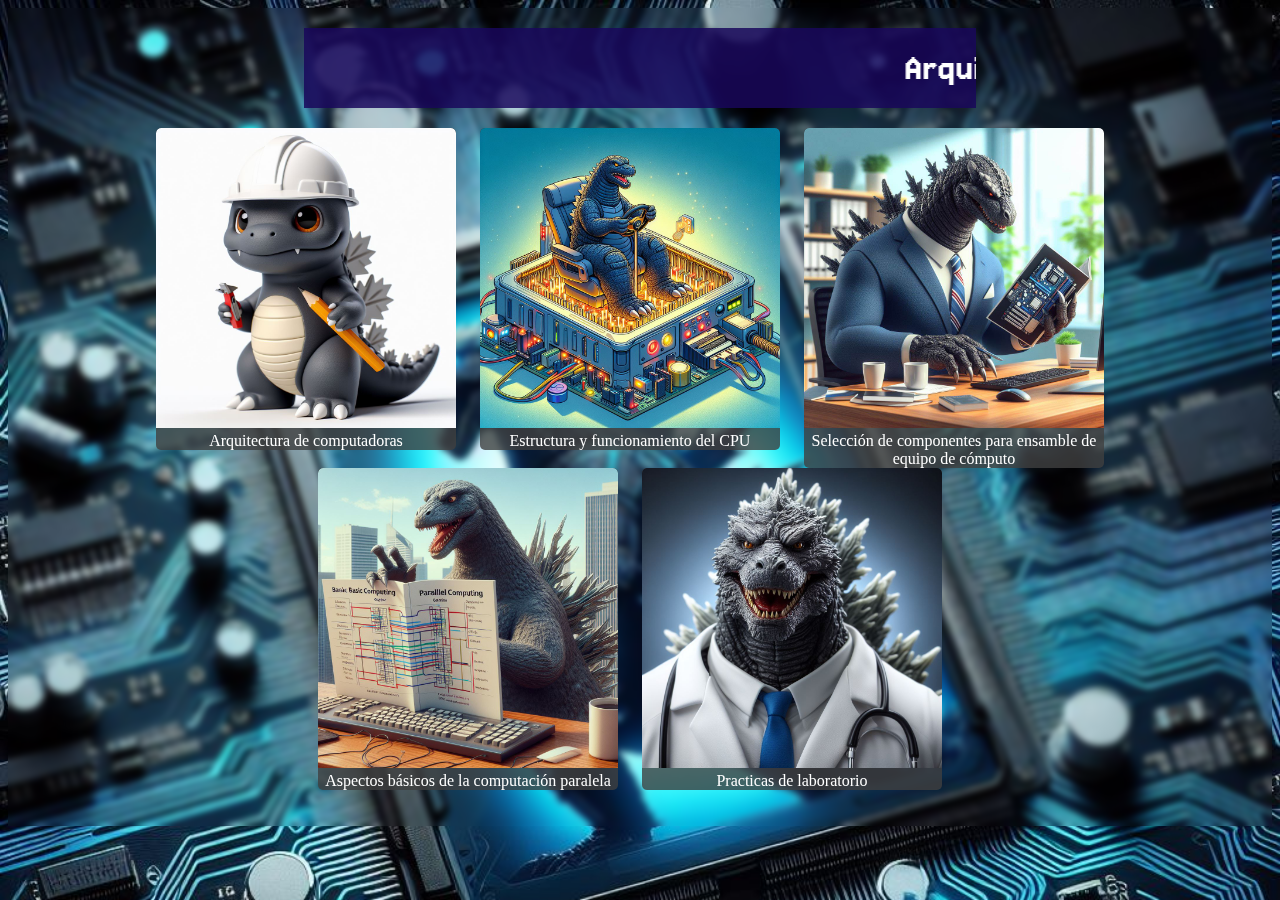
<file: index.html>
<!DOCTYPE html>
<html lang="es">

<head>
    <meta charset="UTF-8">
    <meta name="viewport" content="width=device-width, initial-scale=1.0">
    <link rel="preconnect" href="https://fonts.googleapis.com">
    <link rel="preconnect" href="https://fonts.gstatic.com" crossorigin>
    <link
        href="https://fonts.googleapis.com/css2?family=Concert+One&family=Jersey+15&family=Oswald:wght@200..700&family=Oxygen:wght@300;400;700&display=swap"
        rel="stylesheet">
    <link rel="stylesheet" href="css/stylesMenu.css">
    <title>Arquitectura de Computadoras</title>
    <style>

    </style>
</head>

<body>

    <header>
        <marquee>Arquitectura de computadoras</marquee>
        <nav>
            <ul>
                <li>

                    <a href="index/Unidad1.html"> <img src="Imagenes/689a9efb-8f7c-4e8c-80c1-d8295d1f88e2.jpg"
                            alt="Imagen 1">
                        Arquitectura de computadoras</a>
                </li>
                <li>

                    <a href="index/Unidad2.html"> <img src="Imagenes/3e99999c-f4a9-4d43-a9de-dc0d70caaa08.jpg"
                            alt="Imagen 2">Estructura y funcionamiento del CPU</a>
                </li>
                <li>

                    <a href="index/IndexU3.html"> <img src="Imagenes/8bcd64c6-10e1-464c-b0c5-bbd50c73fae7.jpg"
                            alt="Imagen 3">
                        Selección de componentes para ensamble de equipo de cómputo</a>
                </li>
                <li>

                    <a href="index/indexU4.html"> <img src="Imagenes/ab274f8c-2d5a-4030-a11c-3ab50133c24a.jpg"
                            alt="Imagen 4">Aspectos básicos de la computación paralela</a>
                </li>
                <li>

                    <a href="index/Practicas.html"> <img src="Imagenes/bf6f22fd-761c-4bf5-8243-dfc920f54d49.jpg"
                            alt="Imagen 5">Practicas de laboratorio</a>
                </li>
            </ul>
        </nav>
    </header>

</body>

</html>
</file>
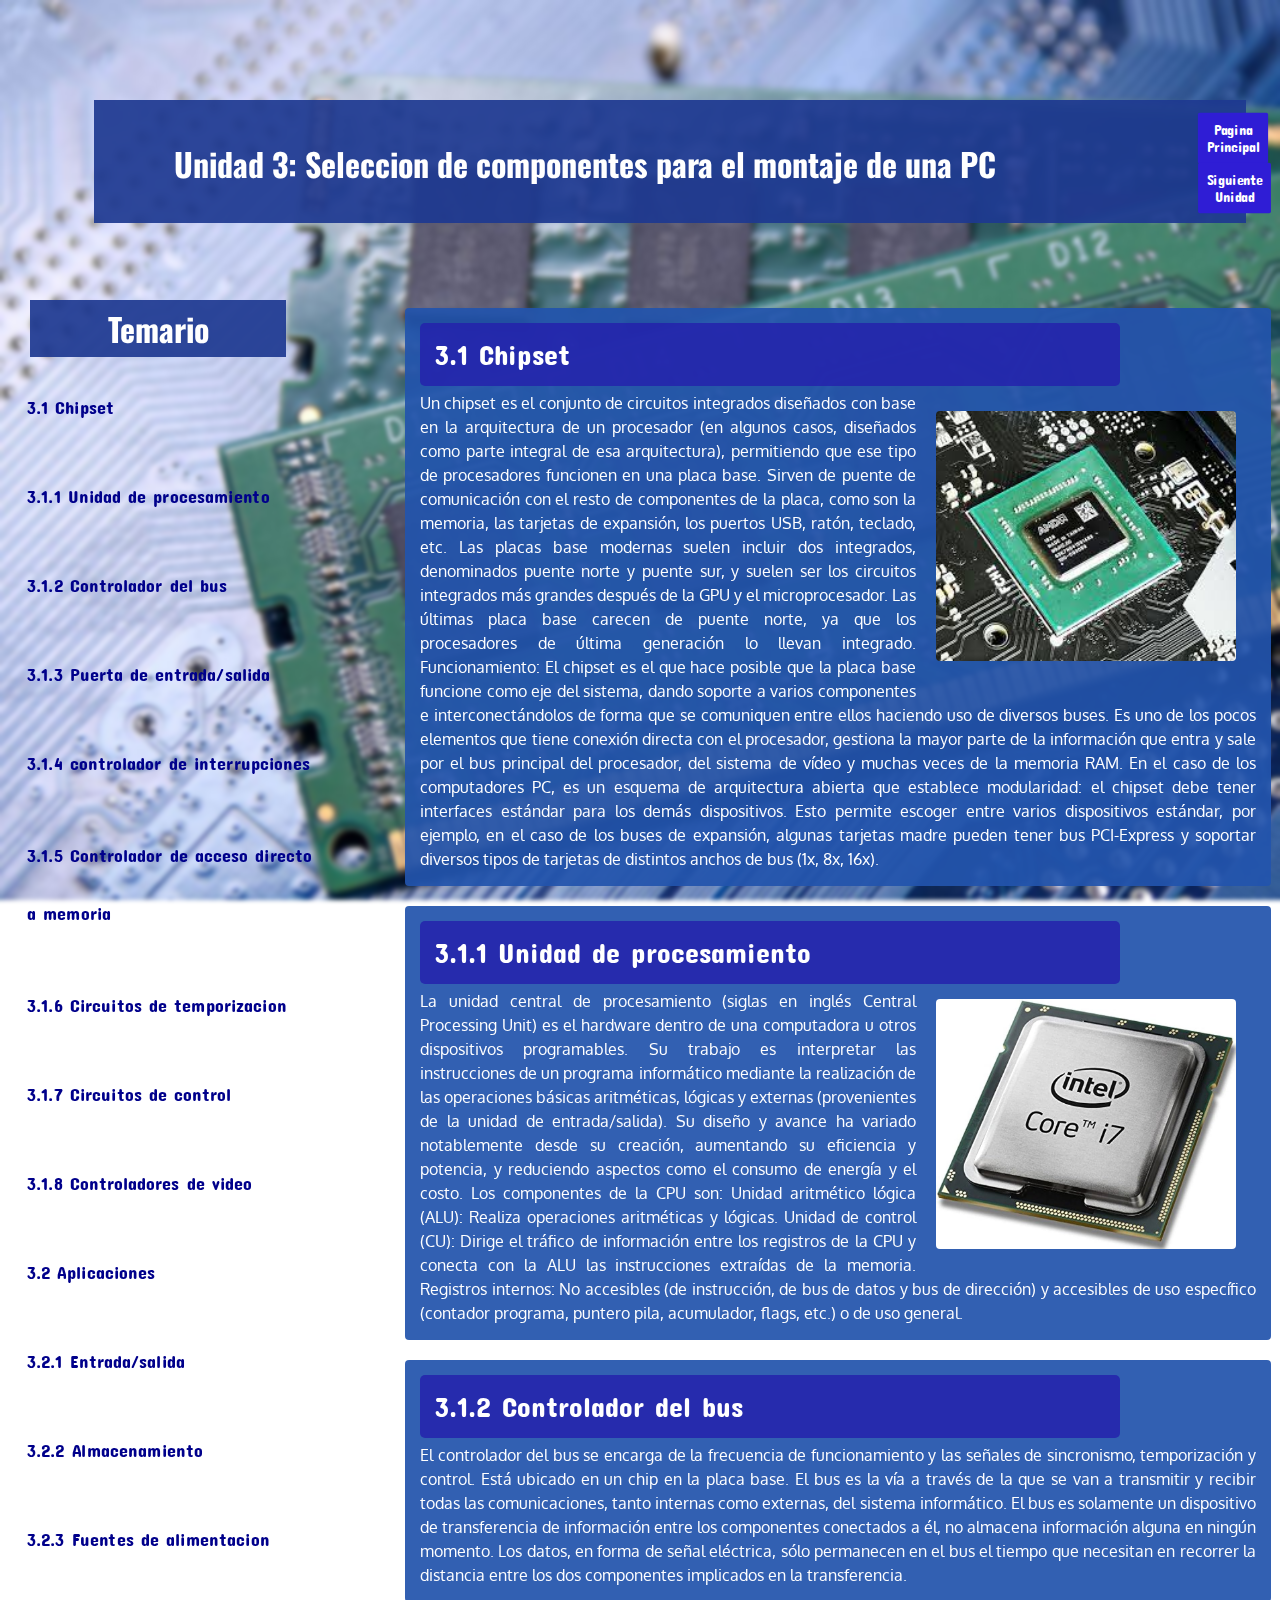
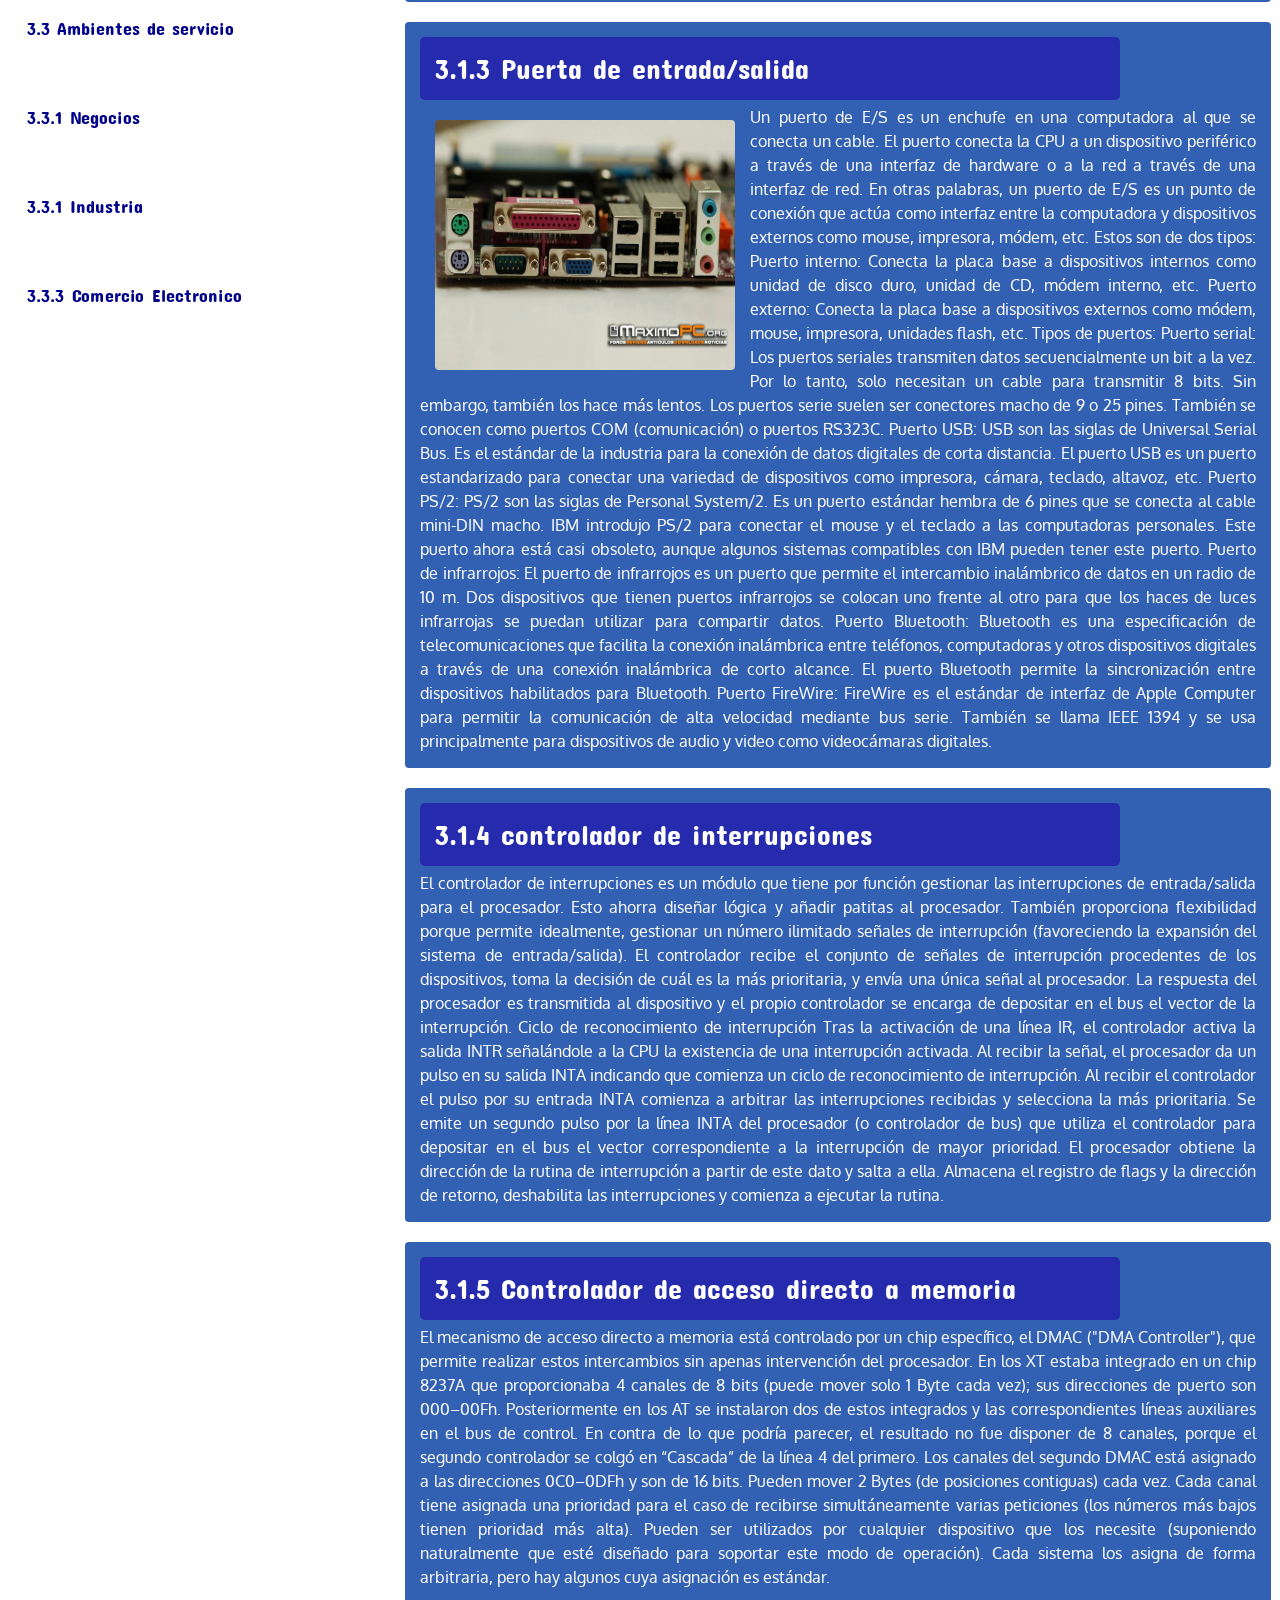
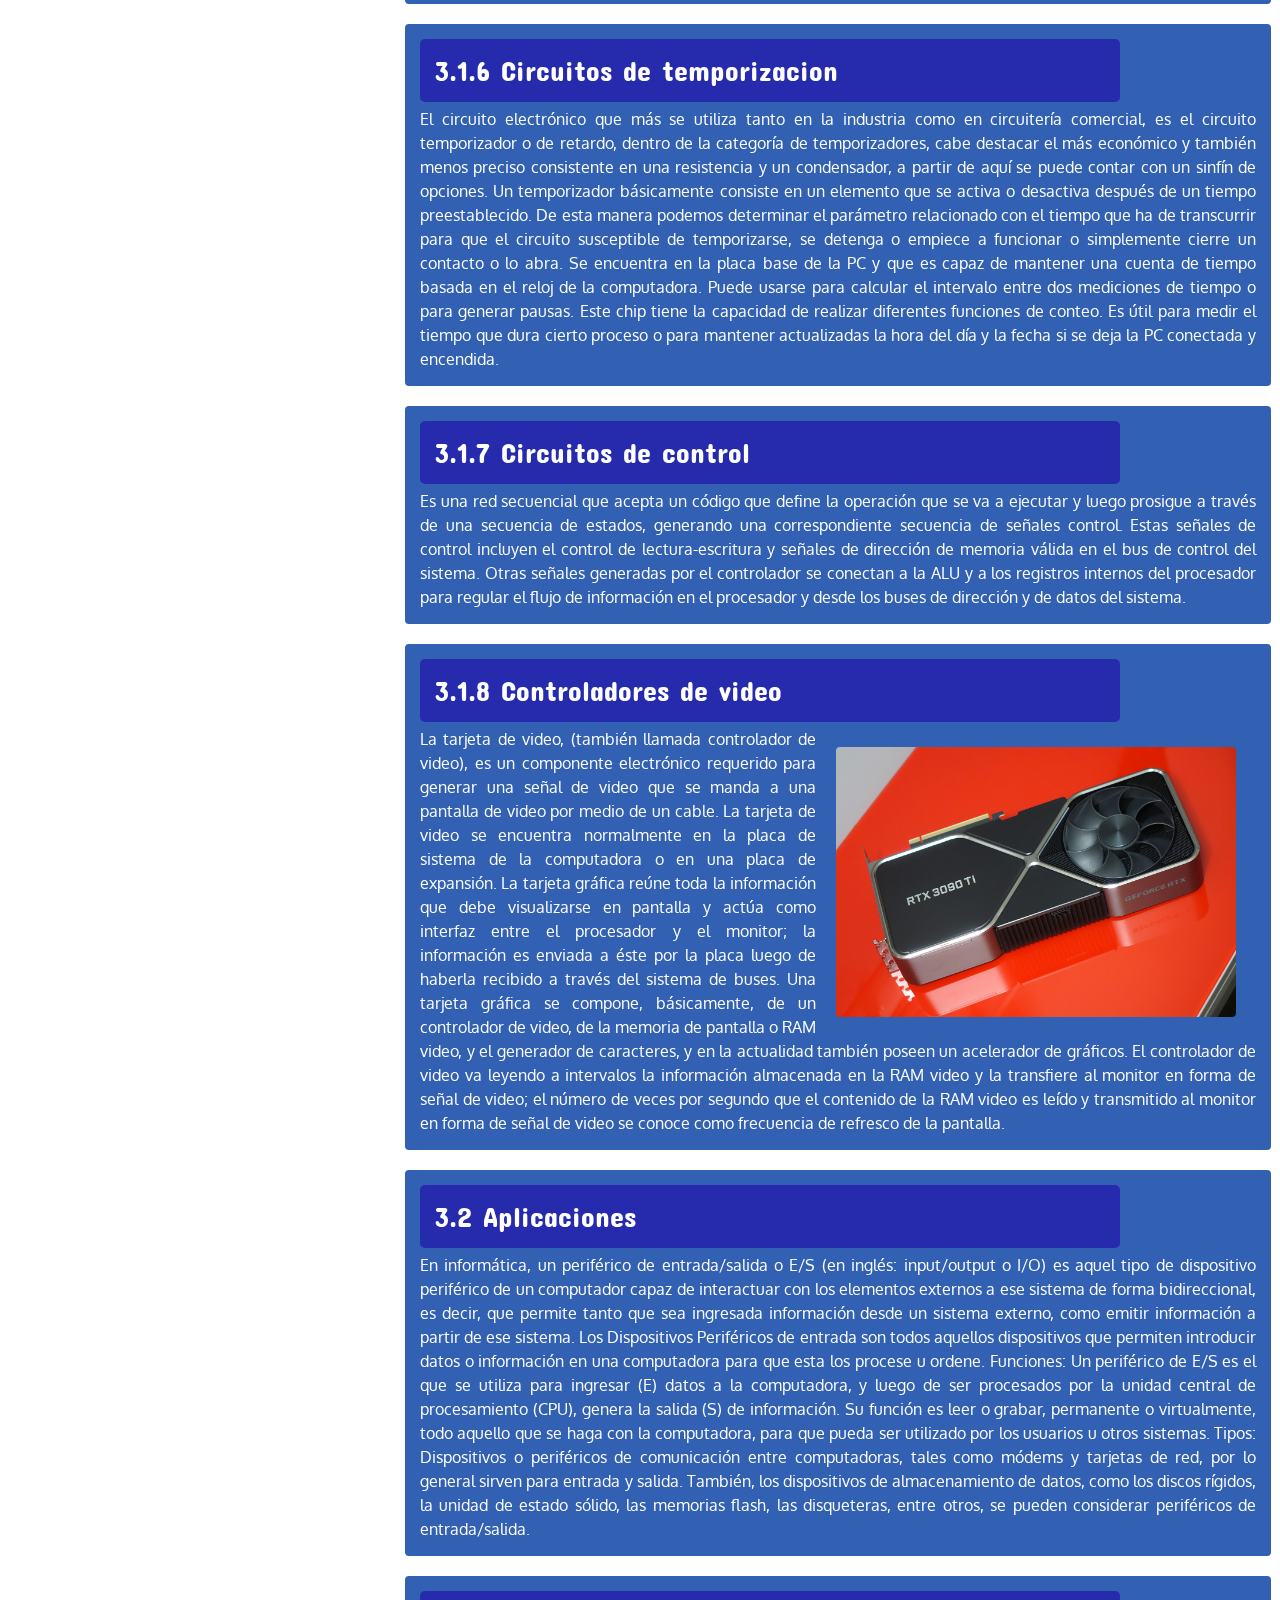
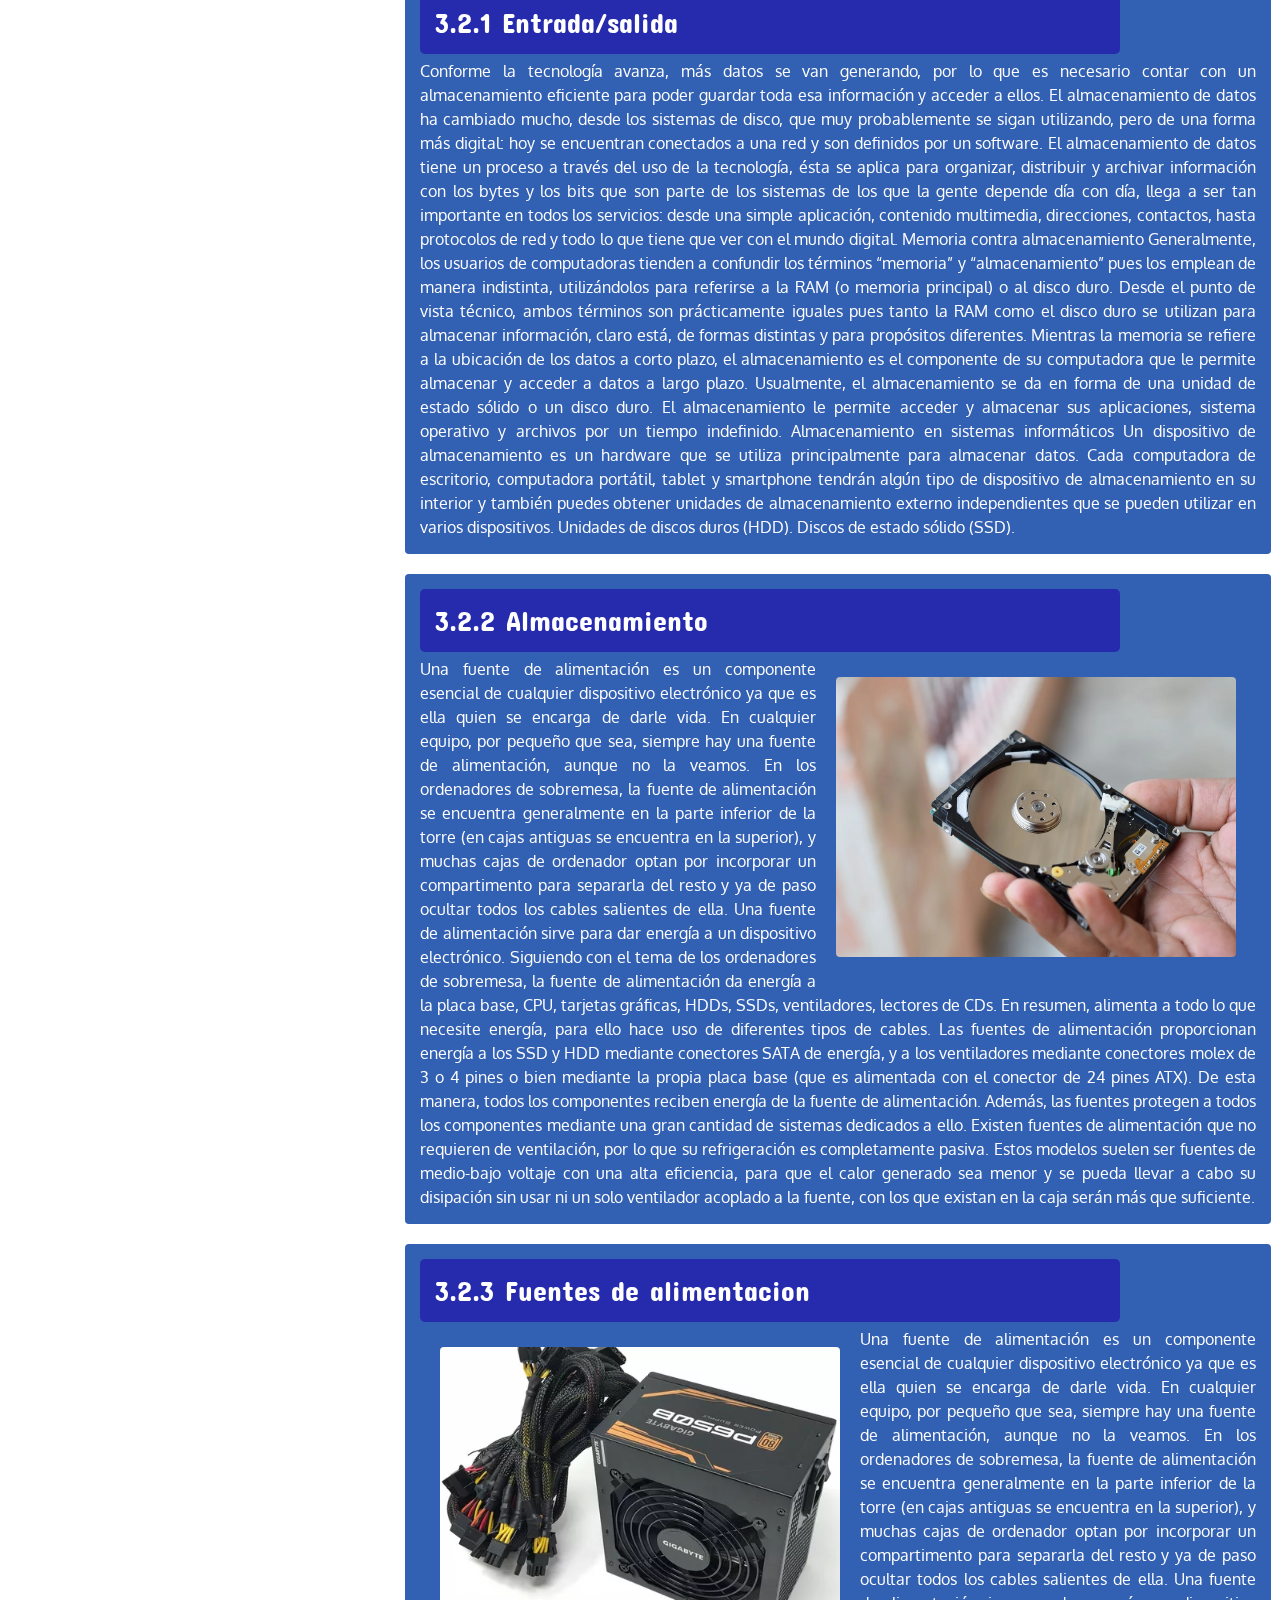
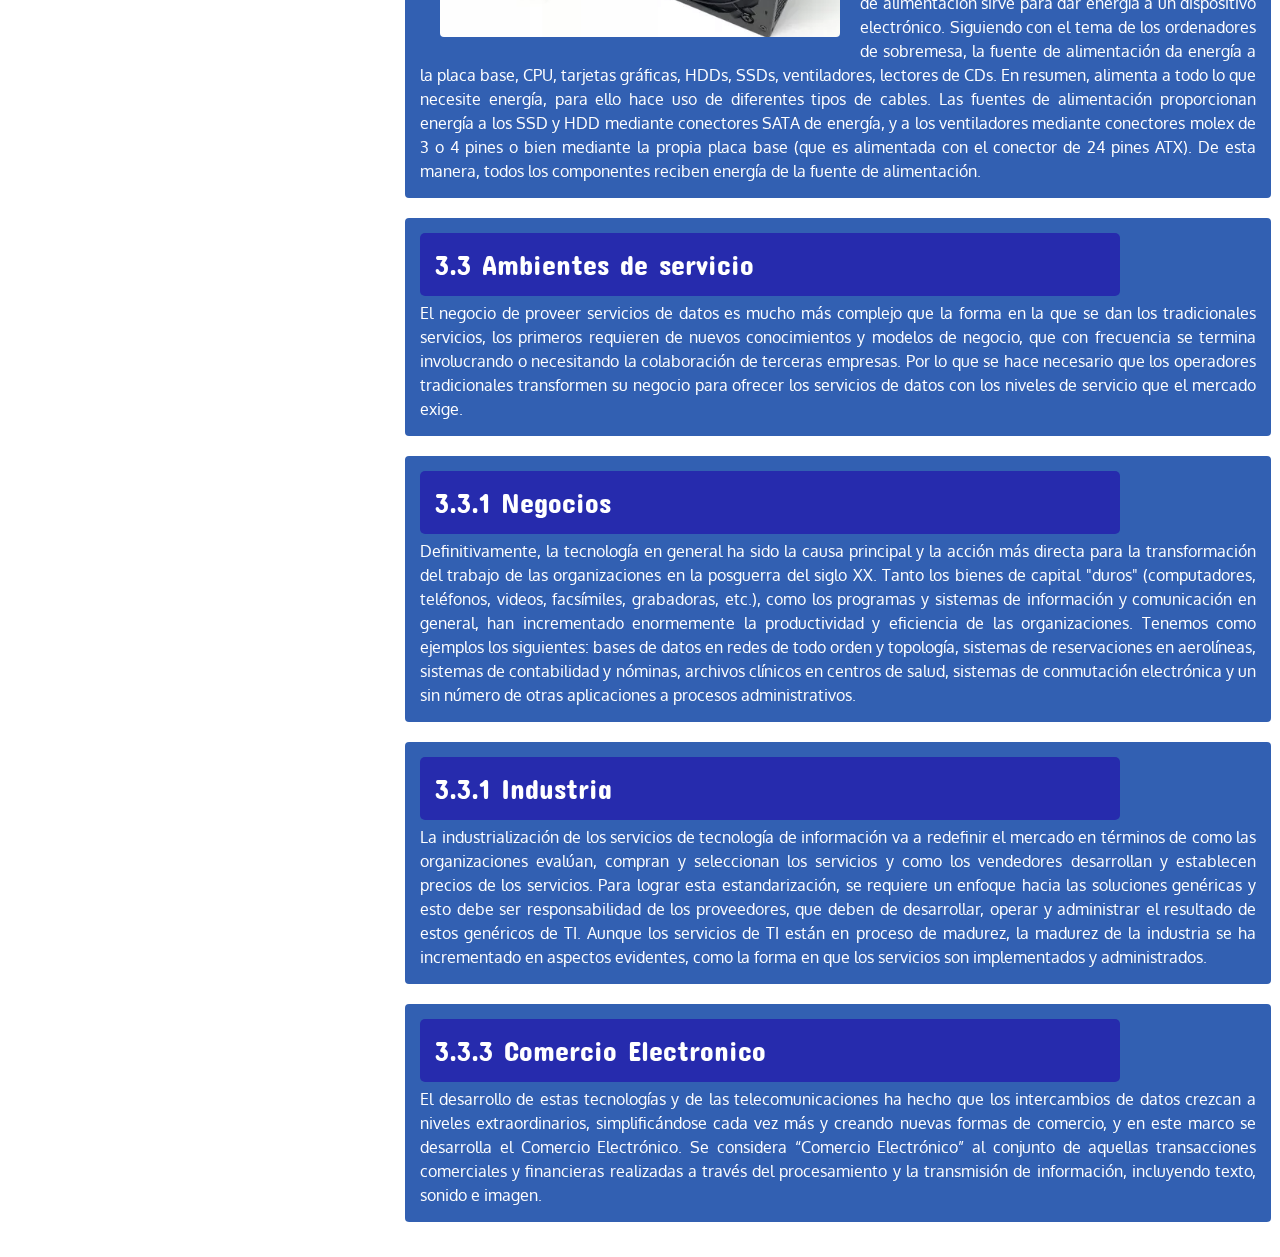
<file: index/IndexU3.html>
<!DOCTYPE html>
<html lang="en">

<head>
    <meta charset="UTF-8">
    <meta name="viewport" content="width=device-width, initial-scale=1.0">
<link rel="shortcut icon" href="../Imagenes/8bcd64c6-10e1-464c-b0c5-bbd50c73fae7.jpg" type="image/x-icon">
    <link rel="preconnect" href="https://fonts.googleapis.com">
    <link rel="preconnect" href="https://fonts.gstatic.com" crossorigin>
    <link
        href="https://fonts.googleapis.com/css2?family=Concert+One&family=Jersey+15&family=Oswald:wght@200..700&family=Oxygen:wght@300;400;700&display=swap"
        rel="stylesheet">
    <link rel="stylesheet" href="../css/styleU1.css">
    <title>Unidad 3</title>
</head>

<body>
    <div class="titleGeneral2">
        <h1>Unidad 3: Seleccion de componentes para el montaje
            de una PC</h1>
        <label>
            <br><button class="btn-homeU3"> <a href="../index.html">Pagina Principal</a></button>
        </label>
        <label>
            <br><button class="btn-home3"> <a href="indexU4.html">Siguiente Unidad</a></button>
        </label>
    </div>

    <div class="contenedorMain">
        <main>
            <article>
                <h2 id="3.1 Chipset">3.1 Chipset</h2>
                <p>
                    <img src="../Imagenes/31.jpeg" alt="" style="width: 300px; height: 250px; float: right; margin: 20px;">
                    Un chipset es el conjunto de circuitos integrados diseñados con base en la arquitectura de un
                    procesador (en
                    algunos casos, diseñados como parte integral de esa arquitectura), permitiendo que ese tipo de
                    procesadores
                    funcionen en una placa base. Sirven de puente de comunicación con el resto de componentes de la
                    placa, como
                    son
                    la memoria, las tarjetas de expansión, los puertos USB, ratón, teclado, etc.
                    Las placas base modernas suelen incluir dos integrados, denominados puente norte y puente sur, y
                    suelen ser
                    los
                    circuitos integrados más grandes después de la GPU y el microprocesador. Las últimas placa base
                    carecen de
                    puente norte, ya que los procesadores de última generación lo llevan integrado.
                    Funcionamiento:
                    El chipset es el que hace posible que la placa base funcione como eje del sistema, dando soporte a
                    varios
                    componentes e interconectándolos de forma que se comuniquen entre ellos haciendo uso de diversos
                    buses.
                    Es uno de los pocos elementos que tiene conexión directa con el procesador, gestiona la mayor parte
                    de la
                    información que entra y sale por el bus principal del procesador, del sistema de vídeo y muchas
                    veces de la
                    memoria RAM. En el caso de los computadores PC, es un esquema de arquitectura abierta que establece
                    modularidad:
                    el chipset debe tener interfaces estándar para los demás dispositivos.
                    Esto permite escoger entre varios dispositivos estándar, por ejemplo, en el caso de los buses de
                    expansión,
                    algunas tarjetas madre pueden tener bus PCI-Express y soportar diversos tipos de tarjetas de
                    distintos
                    anchos de
                    bus (1x, 8x, 16x).
                </p>
            </article>

            <article>
                <h2 id="3.1.1 Unidad de procesamiento">3.1.1 Unidad de procesamiento </h2>
                <p>
                    <img src="../Imagenes/311.jpg" alt=""style="width: 300px; height: 250px; float: right; margin: 10px 20px;">
                    La unidad central de procesamiento (siglas en inglés Central Processing Unit) es el hardware dentro
                    de una
                    computadora u otros dispositivos programables. Su trabajo es interpretar las instrucciones de un
                    programa
                    informático mediante la realización de las operaciones básicas aritméticas, lógicas y externas
                    (provenientes
                    de
                    la unidad de entrada/salida). Su diseño y avance ha variado notablemente desde su creación,
                    aumentando su
                    eficiencia y potencia, y reduciendo aspectos como el consumo de energía y el costo.
                    Los componentes de la CPU son:
                    Unidad aritmético lógica (ALU): Realiza operaciones aritméticas y lógicas.
                    Unidad de control (CU): Dirige el tráfico de información entre los registros de la CPU y conecta con
                    la ALU
                    las
                    instrucciones extraídas
                    de la memoria.
                    Registros internos: No accesibles (de instrucción, de bus de datos y bus de dirección) y accesibles
                    de uso
                    específico (contador programa, puntero pila, acumulador, flags, etc.) o de uso general.
                </p>
            </article>

            <article>
                <h2 id="3.1.2 Controlador del bus">3.1.2 Controlador del bus </h2>
                <p>
                    El controlador del bus se encarga de la frecuencia de funcionamiento y las señales de sincronismo,
                    temporización
                    y control. Está ubicado en un chip en la placa base.
                    El bus es la vía a través de la que se van a transmitir y recibir todas las comunicaciones, tanto
                    internas
                    como
                    externas, del sistema informático. El bus es solamente un dispositivo de transferencia de
                    información entre
                    los
                    componentes conectados a él, no almacena información alguna en ningún momento. Los datos, en forma
                    de señal
                    eléctrica, sólo permanecen en el bus el tiempo que necesitan en recorrer la distancia entre los dos
                    componentes
                    implicados en la transferencia.
                </p>
            </article>
            <article>
                <h2 id="3.1.3 Puerta de entrada/salida">3.1.3 Puerta de entrada/salida </h2>
                <p>
                    <img src="../Imagenes/312.jpg" alt=""style="width: 300px; height: 250px; float: left; margin: 15px;">
                    Un puerto de E/S es un enchufe en una computadora al que se conecta un cable. El puerto conecta la
                    CPU a un
                    dispositivo periférico a través de una interfaz de hardware o a la red a través de una interfaz de
                    red.
                    En otras palabras, un puerto de E/S es un punto de conexión que actúa como interfaz entre la
                    computadora y
                    dispositivos externos como mouse, impresora, módem, etc. Estos son de dos tipos:
                    Puerto interno: Conecta la placa base a dispositivos internos como unidad de disco duro, unidad de
                    CD, módem
                    interno, etc.
                    Puerto externo: Conecta la placa base a dispositivos externos como módem, mouse, impresora, unidades
                    flash,
                    etc.
                    Tipos de puertos:
                    Puerto serial: Los puertos seriales transmiten datos secuencialmente un bit a la vez. Por lo tanto,
                    solo
                    necesitan un cable para transmitir 8 bits. Sin embargo, también los hace más lentos. Los puertos
                    serie
                    suelen
                    ser conectores macho de 9 o 25 pines. También se conocen como puertos COM (comunicación) o puertos
                    RS323C.
                    Puerto USB: USB son las siglas de Universal Serial Bus. Es el estándar de la industria para la
                    conexión de
                    datos
                    digitales de corta distancia.
                    El puerto USB es un puerto estandarizado para conectar una variedad de dispositivos como impresora,
                    cámara,
                    teclado, altavoz, etc.
                    Puerto PS/2: PS/2 son las siglas de Personal System/2. Es un puerto estándar hembra de 6 pines que
                    se
                    conecta al
                    cable mini-DIN macho.
                    IBM introdujo PS/2 para conectar el mouse y el teclado a las computadoras personales. Este puerto
                    ahora está
                    casi obsoleto, aunque algunos sistemas compatibles con IBM pueden tener este puerto.
                    Puerto de infrarrojos: El puerto de infrarrojos es un puerto que permite el intercambio inalámbrico
                    de datos
                    en
                    un radio de 10 m.
                    Dos dispositivos que tienen puertos infrarrojos se colocan uno frente al otro para que los haces de
                    luces
                    infrarrojas se puedan utilizar para compartir datos.
                    Puerto Bluetooth: Bluetooth es una especificación de telecomunicaciones que facilita la conexión
                    inalámbrica
                    entre teléfonos, computadoras y otros dispositivos digitales a través de una conexión inalámbrica de
                    corto
                    alcance. El puerto Bluetooth permite la sincronización entre dispositivos habilitados para
                    Bluetooth.
                    Puerto FireWire: FireWire es el estándar de interfaz de Apple Computer para permitir la comunicación
                    de alta
                    velocidad mediante bus serie. También se llama IEEE 1394 y se usa principalmente para dispositivos
                    de audio
                    y
                    video como videocámaras digitales.
                </p>
            </article>
            <article>
                <h2 id="3.1.4 Controlador de interrupciones">3.1.4 controlador de interrupciones </h2>
                <p>
                    El controlador de interrupciones es un módulo que tiene por función gestionar las interrupciones de
                    entrada/salida para el procesador. Esto ahorra diseñar lógica y añadir patitas al procesador.
                    También
                    proporciona flexibilidad porque permite idealmente, gestionar un número ilimitado señales de
                    interrupción
                    (favoreciendo la expansión del sistema de entrada/salida).
                    El controlador recibe el conjunto de señales de interrupción procedentes de los dispositivos, toma
                    la
                    decisión
                    de cuál es la más prioritaria, y envía una única señal al procesador. La respuesta del procesador es
                    transmitida
                    al dispositivo y el propio controlador se encarga de depositar en el bus el vector de la
                    interrupción.
                    Ciclo de reconocimiento de interrupción
                    Tras la activación de una línea IR, el controlador activa la salida INTR señalándole a la CPU la
                    existencia
                    de
                    una interrupción activada.
                    Al recibir la señal, el procesador da un pulso en su salida INTA indicando que comienza un ciclo de
                    reconocimiento de interrupción.
                    Al recibir el controlador el pulso por su entrada INTA comienza a arbitrar las interrupciones
                    recibidas y
                    selecciona la más prioritaria.
                    Se emite un segundo pulso por la línea INTA del procesador (o controlador de bus) que utiliza el
                    controlador
                    para depositar en el bus el
                    vector correspondiente a la interrupción de mayor prioridad.
                    El procesador obtiene la dirección de la rutina de interrupción a partir de este dato y salta a
                    ella.
                    Almacena
                    el registro de flags y la
                    dirección de retorno, deshabilita las interrupciones y comienza a ejecutar la rutina.
                </p>
            </article>
            <article>
                <h2 id="3.1.5 Controlador de acceso directo a memoria">3.1.5 Controlador de acceso directo a memoria
                </h2>
                <p>
                    El mecanismo de acceso directo a memoria está controlado por un chip específico, el DMAC ("DMA
                    Controller"),
                    que
                    permite realizar estos intercambios sin apenas intervención del procesador. En los XT estaba
                    integrado en un
                    chip 8237A que proporcionaba 4 canales de 8 bits (puede mover solo 1 Byte cada vez); sus direcciones
                    de
                    puerto
                    son 000–00Fh. Posteriormente en los AT se instalaron dos de estos integrados y las correspondientes
                    líneas
                    auxiliares en el bus de control.
                    En contra de lo que podría parecer, el resultado no fue disponer de 8 canales, porque el segundo
                    controlador
                    se
                    colgó en “Cascada” de la línea 4 del primero. Los canales del segundo DMAC está asignado a las
                    direcciones
                    0C0–0DFh y son de 16 bits.
                    Pueden mover 2 Bytes (de posiciones contiguas) cada vez. Cada canal tiene asignada una prioridad
                    para el
                    caso de
                    recibirse simultáneamente varias peticiones (los números más bajos tienen prioridad más alta).
                    Pueden ser utilizados por cualquier dispositivo que los necesite (suponiendo naturalmente que esté
                    diseñado
                    para
                    soportar este modo de operación). Cada sistema los asigna de forma arbitraria, pero hay algunos cuya
                    asignación
                    es estándar.
                </p>
            </article>
            <article>
                <h2 id="3.1.6 Circuitos de temporizacion">3.1.6 Circuitos de temporizacion </h2>
                <p>
                    El circuito electrónico que más se utiliza tanto en la industria como en circuitería comercial, es
                    el
                    circuito
                    temporizador o de retardo, dentro de la categoría de temporizadores, cabe destacar el más económico
                    y
                    también
                    menos preciso consistente en una resistencia y un condensador, a partir de aquí se puede contar con
                    un
                    sinfín de
                    opciones.
                    Un temporizador básicamente consiste en un elemento que se activa o desactiva después de un tiempo
                    preestablecido.
                    De esta manera podemos determinar el parámetro relacionado con el tiempo que ha de transcurrir para
                    que el
                    circuito susceptible de temporizarse, se detenga o empiece a funcionar o simplemente cierre un
                    contacto o lo
                    abra.
                    Se encuentra en la placa base de la PC y que es capaz de mantener una cuenta de tiempo basada en el
                    reloj de
                    la
                    computadora. Puede usarse para calcular el intervalo entre dos mediciones de tiempo o para generar
                    pausas.
                    Este
                    chip tiene la capacidad de realizar diferentes funciones de conteo. Es útil para medir el tiempo que
                    dura
                    cierto
                    proceso o para mantener actualizadas la hora del día y la fecha si se deja la PC conectada y
                    encendida.
                </p>
            </article>
            <article>
                <h2 id="3.1.7 Circuitos de control">3.1.7 Circuitos de control </h2>
                <p>
                    Es una red secuencial que acepta un código que define la operación que se va a ejecutar y luego
                    prosigue a
                    través de una secuencia de estados, generando una correspondiente secuencia de señales control.
                    Estas señales de control incluyen el control de lectura-escritura y señales de dirección de memoria
                    válida
                    en el
                    bus de control del sistema.
                    Otras señales generadas por el controlador se conectan a la ALU y a los registros internos del
                    procesador
                    para
                    regular el flujo de información en el procesador y desde los buses de dirección y de datos del
                    sistema.
                </p>
            </article>
            <article>
                <h2 id="3.1.8 Controladores de video">3.1.8 Controladores de video </h2>
                <p>
                    <img src="../Imagenes/34.jpeg" alt=""style="width: 400px; height: 270px; float: right; margin: 20px;">
                    La tarjeta de video, (también llamada controlador de video), es un componente electrónico requerido
                    para
                    generar
                    una señal de video que se manda a una pantalla de video por medio de un cable. La tarjeta de video
                    se
                    encuentra
                    normalmente en la placa de sistema de la computadora o en una placa de expansión. La tarjeta gráfica
                    reúne
                    toda
                    la información que debe visualizarse en pantalla y actúa como interfaz entre el procesador y el
                    monitor; la
                    información es enviada a éste por la placa luego de haberla recibido a través del sistema de buses.
                    Una tarjeta gráfica se compone, básicamente, de un controlador de video, de la memoria de pantalla o
                    RAM
                    video,
                    y el generador de caracteres, y en la actualidad también poseen un acelerador de gráficos. El
                    controlador de
                    video va leyendo a intervalos la información almacenada en la RAM video y la transfiere al monitor
                    en forma
                    de
                    señal de video; el número de veces por segundo que el contenido de la RAM video es leído y
                    transmitido al
                    monitor en forma de señal de video se conoce como frecuencia de refresco de la pantalla.
                </p>
            </article>
            <article>
                <h2 id="3.2 Aplicaciones">3.2 Aplicaciones </h2>
                <p>
                    En informática, un periférico de entrada/salida o E/S (en inglés: input/output o I/O) es aquel tipo
                    de
                    dispositivo periférico de un computador capaz de interactuar con los elementos externos a ese
                    sistema de
                    forma
                    bidireccional, es decir, que permite tanto que sea ingresada información desde un sistema externo,
                    como
                    emitir
                    información a partir de ese sistema. Los Dispositivos Periféricos de entrada son todos aquellos
                    dispositivos
                    que
                    permiten introducir datos o información en una computadora para que esta los procese u ordene.
                    Funciones:
                    Un periférico de E/S es el que se utiliza para ingresar (E) datos a la computadora, y luego de ser
                    procesados
                    por la unidad central de procesamiento (CPU), genera la salida (S) de información. Su función es
                    leer o
                    grabar,
                    permanente o virtualmente, todo aquello que se haga con la computadora, para que pueda ser utilizado
                    por los
                    usuarios u otros sistemas.
                    Tipos:
                    Dispositivos o periféricos de comunicación entre computadoras, tales como módems y tarjetas de red,
                    por lo
                    general sirven para entrada y salida. También, los dispositivos de almacenamiento de datos, como los
                    discos
                    rígidos, la unidad de estado sólido, las memorias flash, las disqueteras, entre otros, se pueden
                    considerar
                    periféricos de entrada/salida.
                </p>
            </article>
            <article>
                <h2 id="3.2.1 Entrada/salida">3.2.1 Entrada/salida </h2>
                <p>
                    Conforme la tecnología avanza, más datos se van generando, por lo que es necesario contar con un
                    almacenamiento
                    eficiente para poder guardar toda esa información y acceder a ellos. El almacenamiento de datos ha
                    cambiado
                    mucho, desde los sistemas de disco, que muy probablemente se sigan utilizando, pero de una forma más
                    digital:
                    hoy se encuentran conectados a una red y son definidos por un software.
                    El almacenamiento de datos tiene un proceso a través del uso de la tecnología, ésta se aplica para
                    organizar,
                    distribuir y archivar información con los bytes y los bits que son parte de los sistemas de los que
                    la gente
                    depende día con día, llega a ser tan importante en todos los servicios: desde una simple aplicación,
                    contenido
                    multimedia, direcciones, contactos, hasta protocolos de red y todo lo que tiene que ver con el mundo
                    digital.
                    Memoria contra almacenamiento
                    Generalmente, los usuarios de computadoras tienden a confundir los términos “memoria” y
                    “almacenamiento”
                    pues
                    los emplean de manera indistinta, utilizándolos para referirse a la RAM (o memoria principal) o al
                    disco
                    duro.
                    Desde el punto de vista técnico, ambos términos son prácticamente iguales pues tanto la RAM como el
                    disco
                    duro
                    se utilizan para almacenar información, claro está, de formas distintas y para propósitos
                    diferentes.
                    Mientras la memoria se refiere a la ubicación de los datos a corto plazo, el almacenamiento es el
                    componente
                    de
                    su computadora que le permite almacenar y acceder a datos a largo plazo. Usualmente, el
                    almacenamiento se da
                    en
                    forma de una unidad de estado sólido o un disco duro. El almacenamiento le permite acceder y
                    almacenar sus
                    aplicaciones, sistema operativo y archivos por un tiempo indefinido.
                    Almacenamiento en sistemas informáticos
                    Un dispositivo de almacenamiento es un hardware que se utiliza principalmente para almacenar datos.
                    Cada computadora de escritorio, computadora portátil, tablet y smartphone tendrán algún tipo de
                    dispositivo
                    de
                    almacenamiento en su interior y también puedes obtener unidades de almacenamiento externo
                    independientes que
                    se
                    pueden utilizar en varios dispositivos.
                    Unidades de discos duros (HDD).
                    Discos de estado sólido (SSD).
                </p>
            </article>
            <article>
                <h2 id="3.2.2 Almacenamiento">3.2.2 Almacenamiento </h2>
                <p>
                    <img src="../Imagenes/35.webp" alt=""style="width: 400px; height: 280px; float: right; margin: 20px;">
                    Una fuente de alimentación es un componente esencial de cualquier dispositivo electrónico ya que es
                    ella
                    quien
                    se encarga de darle vida. En cualquier equipo, por pequeño que sea, siempre hay una fuente de
                    alimentación,
                    aunque no la veamos.
                    En los ordenadores de sobremesa, la fuente de alimentación se encuentra generalmente en la parte
                    inferior de
                    la
                    torre (en cajas antiguas se encuentra en la superior), y muchas cajas de ordenador optan por
                    incorporar un
                    compartimento para separarla del resto y ya de paso ocultar todos los cables salientes de ella.
                    Una fuente de alimentación sirve para dar energía a un dispositivo electrónico.
                    Siguiendo con el tema de los ordenadores de sobremesa, la fuente de alimentación da energía a la
                    placa base,
                    CPU, tarjetas gráficas, HDDs, SSDs, ventiladores, lectores de CDs. En resumen, alimenta a todo lo
                    que
                    necesite
                    energía, para ello hace uso de diferentes tipos de cables.
                    Las fuentes de alimentación proporcionan energía a los SSD y HDD mediante conectores SATA de
                    energía, y a
                    los
                    ventiladores mediante conectores molex de 3 o 4 pines o bien mediante la propia placa base (que es
                    alimentada
                    con el conector de 24 pines ATX). De esta manera, todos los componentes reciben energía de la fuente
                    de
                    alimentación.
                    Además, las fuentes protegen a todos los componentes mediante una gran cantidad de sistemas
                    dedicados a
                    ello.
                    Existen fuentes de alimentación que no requieren de ventilación, por lo que su refrigeración es
                    completamente
                    pasiva.
                    Estos modelos suelen ser fuentes de medio-bajo voltaje con una alta eficiencia, para que el calor
                    generado
                    sea
                    menor y se pueda llevar a cabo su disipación sin usar ni un solo ventilador acoplado a la fuente,
                    con los
                    que
                    existan en la caja serán más que suficiente.
                </p>
            </article>
            <article>
                <h2 id="3.2.3 Fuentes de alimentacion">3.2.3 Fuentes de alimentacion</h2>
                <p>
                    <img src="../Imagenes/36.webp" alt=""style="width: 400px; height: 290px; float: left; margin: 20px;">
                    Una fuente de alimentación es un componente esencial de cualquier dispositivo electrónico ya que es
                    ella quien se encarga de darle vida. En cualquier equipo, por pequeño que sea, siempre hay una
                    fuente de alimentación, aunque no la veamos.
                    En los ordenadores de sobremesa, la fuente de alimentación se encuentra generalmente en la parte
                    inferior de la torre (en cajas antiguas se encuentra en la superior), y muchas cajas de ordenador
                    optan por incorporar un compartimento para separarla del resto y ya de paso ocultar todos los cables
                    salientes de ella.
                    Una fuente de alimentación sirve para dar energía a un dispositivo electrónico.
                    Siguiendo con el tema de los ordenadores de sobremesa, la fuente de alimentación da energía a la
                    placa base, CPU, tarjetas gráficas, HDDs, SSDs, ventiladores, lectores de CDs. En resumen, alimenta
                    a todo lo que necesite energía, para ello hace uso de diferentes tipos de cables.
                    Las fuentes de alimentación proporcionan energía a los SSD y HDD mediante conectores SATA de
                    energía, y a los ventiladores mediante conectores molex de 3 o 4 pines o bien mediante la propia
                    placa base (que es alimentada con el conector de 24 pines ATX). De esta manera, todos los
                    componentes reciben energía de la fuente de alimentación.
                </p>
            </article>
            <article>
                <h2 id="3.3 Ambientes de servicio">3.3 Ambientes de servicio </h2>
                <p>
                    El negocio de proveer servicios de datos es mucho más complejo que la forma en la que se dan los
                    tradicionales
                    servicios, los primeros requieren de nuevos conocimientos y modelos de negocio, que con frecuencia
                    se
                    termina
                    involucrando o necesitando la colaboración de terceras empresas. Por lo que se hace necesario que
                    los
                    operadores
                    tradicionales transformen su negocio para ofrecer los servicios de datos con los niveles de servicio
                    que el
                    mercado exige.

                </p>
            </article>
            <article>
                <h2 id="3.3.1 Negocios">3.3.1 Negocios </h2>
                <p>
                    Definitivamente, la tecnología en general ha sido la causa principal y la acción más directa para la
                    transformación del trabajo de las organizaciones en la posguerra del siglo XX. Tanto los bienes de
                    capital
                    "duros" (computadores, teléfonos, videos, facsímiles, grabadoras, etc.), como los programas y
                    sistemas de
                    información y comunicación en general, han incrementado enormemente la productividad y eficiencia de
                    las
                    organizaciones.
                    Tenemos como ejemplos los siguientes: bases de datos en redes de todo orden y topología, sistemas de
                    reservaciones en aerolíneas, sistemas de contabilidad y nóminas, archivos clínicos en centros de
                    salud,
                    sistemas
                    de conmutación electrónica y un sin número de otras aplicaciones a procesos administrativos.
                </p>
            </article>
            <article>
                <h2 id="3.3.2 Industria">3.3.1 Industria </h2>
                <p>
                    La industrialización de los servicios de tecnología de información va a redefinir el mercado en
                    términos de
                    como
                    las organizaciones evalúan, compran y seleccionan los servicios y como los vendedores desarrollan y
                    establecen
                    precios de los servicios.
                    Para lograr esta estandarización, se requiere un enfoque hacia las soluciones genéricas y esto debe
                    ser
                    responsabilidad de los proveedores, que deben de desarrollar, operar y administrar el resultado de
                    estos
                    genéricos de TI.
                    Aunque los servicios de TI están en proceso de madurez, la madurez de la industria se ha
                    incrementado en
                    aspectos evidentes, como la forma en que los servicios son implementados y administrados.
                </p>
            </article>
            <article>
                <h2 id="3.3.3 Comercio Electronico">3.3.3 Comercio Electronico </h2>
                <p>
                    El desarrollo de estas tecnologías y de las telecomunicaciones ha hecho que los intercambios de
                    datos
                    crezcan a
                    niveles extraordinarios, simplificándose cada vez más y creando nuevas formas de comercio, y en este
                    marco
                    se
                    desarrolla el Comercio Electrónico.
                    Se considera “Comercio Electrónico” al conjunto de aquellas transacciones comerciales y financieras
                    realizadas a
                    través del procesamiento y la transmisión de información, incluyendo texto, sonido e imagen.
                </p>
            </article>

        </main>
    </div>
    <div class="titleTema">
        <h4>
            Temario
        </h4>
    </div>
    <aside class="Temario">

        <ul>
            <li><a href="#3.1 Chipset" style="color:darkblue;">3.1 Chipset</a ></li>
            <li><a href="#3.1.1 Unidad de procesamiento" style="color:darkblue;">3.1.1 Unidad de procesamiento</a></li>
            <li><a href="#3.1.2 Controlador del bus" style="color:darkblue;">3.1.2 Controlador del bus</a></li>
            <li><a href="#3.1.3 Puerta de entrada/salida" style="color:darkblue;">3.1.3 Puerta de entrada/salida</a></li>
            <li><a href="#3.1.4 Controlador de interrupciones" style="color:darkblue;">3.1.4 controlador de interrupciones</a></li>
            <li><a href="#3.1.5 Controlador de acceso directo a memoria" style="color:darkblue;">3.1.5 Controlador de acceso directo a
                    memoria</a>
            </li>
            <li><a href="#3.1.6 Circuitos de temporizacion" style="color:darkblue;">3.1.6 Circuitos de temporizacion</a></li>
            <li><a href="#3.1.7 Circuitos de control" style="color:darkblue;">3.1.7 Circuitos de control</a></li>
            <li><a href="#3.1.8 Controladores de video" style="color:darkblue;">3.1.8 Controladores de video</a></li>
        </ul>
        <ul>
            <li><a href="#3.2 Aplicaciones" style="color:darkblue;">3.2 Aplicaciones</a></li>
            <li><a href="#3.2.1 Entrada/salida" style="color:darkblue;">3.2.1 Entrada/salida</a></li>
            <li><a href="#3.2.2 Almacenamiento" style="color:darkblue;">3.2.2 Almacenamiento</a></li>
            <li><a href="#3.2.3 Fuentes de alimentacion" style="color:darkblue;">3.2.3 Fuentes de alimentacion</a></li>
        </ul>
        <ul>
            <li><a href="#3.3 Ambientes de servicio" style="color:darkblue;">3.3 Ambientes de servicio</a></li>
            <li><a href="#3.3.1 Negocios" style="color:darkblue;">3.3.1 Negocios</a></li>
            <li><a href="#3.3.2 Industria" style="color:darkblue;">3.3.1 Industria</a></li>
            <li><a href="#3.3.3 Comercio Electronico" style="color:darkblue;">3.3.3 Comercio Electronico</a></li>
        </ul>

    </aside>
    <style>
        
body {
    background-image: url('../Imagenes/fondoRam.jpeg');
    background-clip: border-box;
    backdrop-filter: blur(2px);
    background-attachment: fixed;
    background-repeat: no-repeat;
    background-size: cover;
}
    </style>
</body>

</html>
</file>
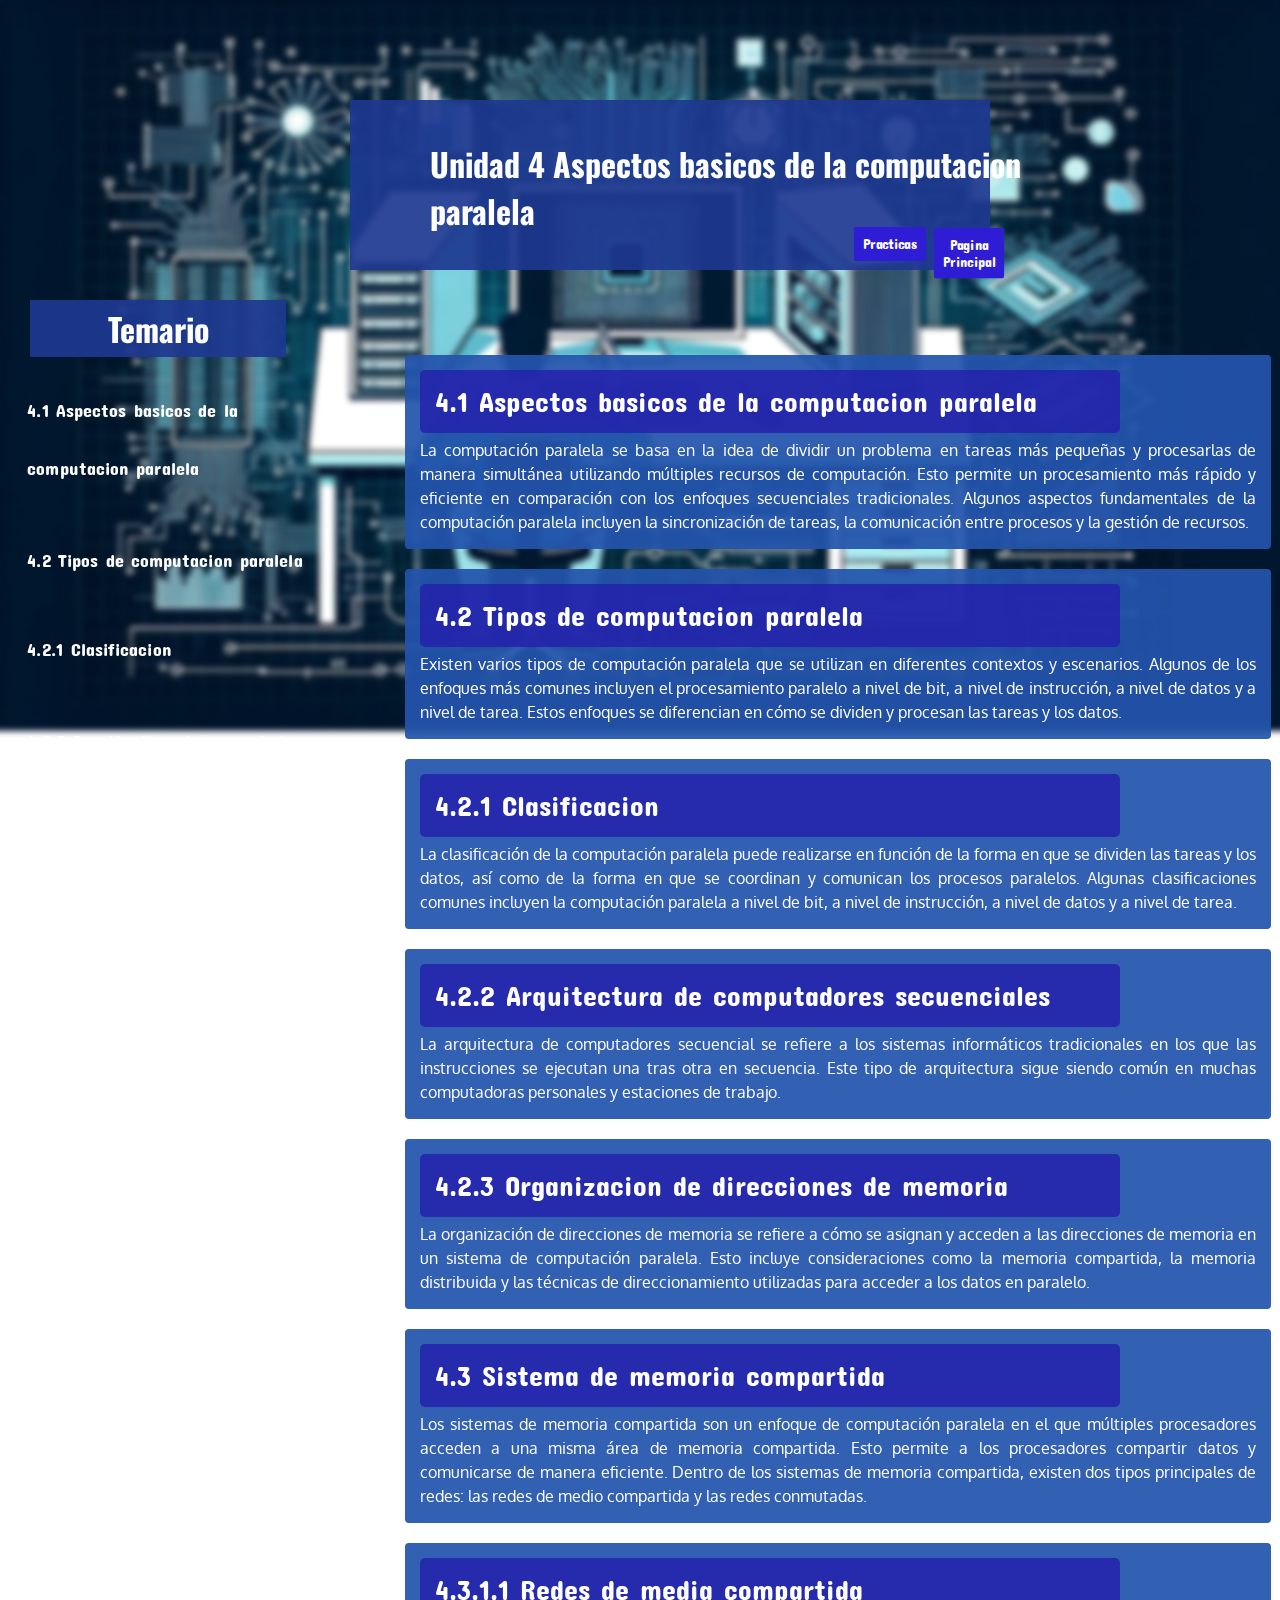
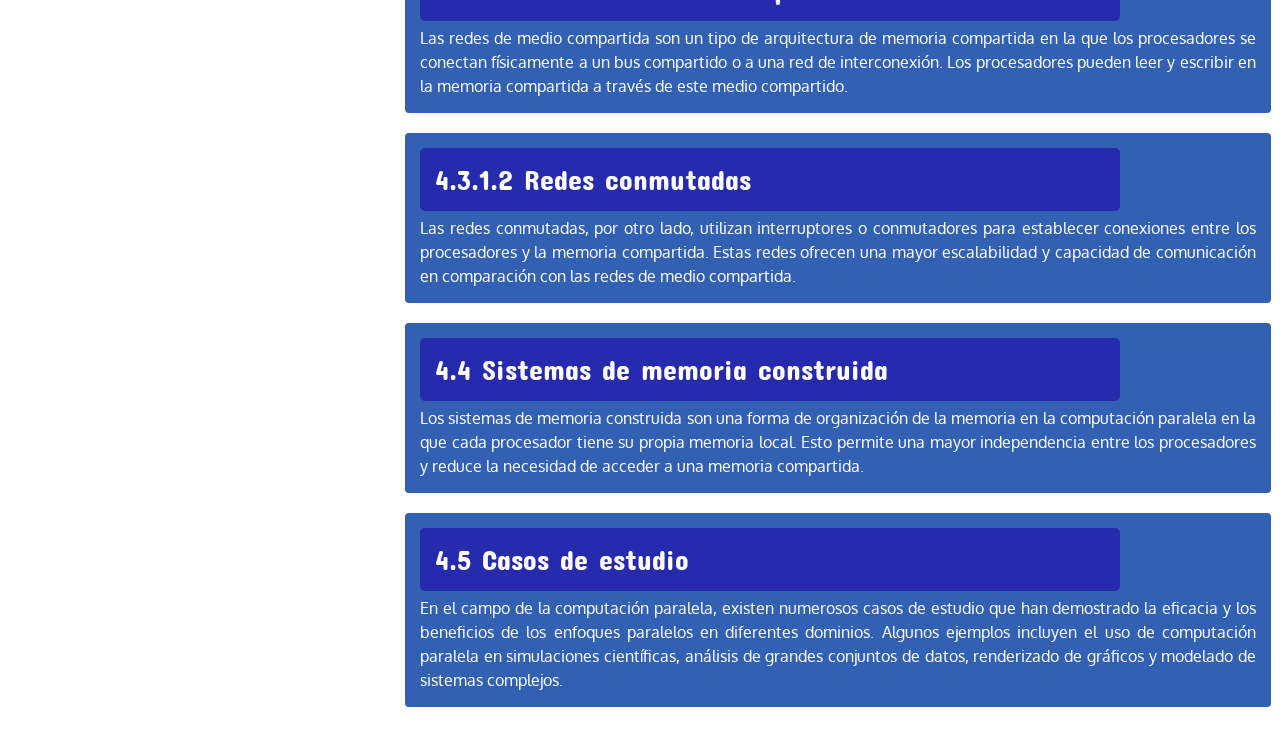
<file: index/indexU4.html>
<!DOCTYPE html>
<html lang="en">

<head>
    <meta charset="UTF-8">
    <meta name="viewport" content="width=device-width, initial-scale=1.0">
    <link rel="preconnect" href="https://fonts.googleapis.com">
    <link rel="shortcut icon" href="../Imagenes/ab274f8c-2d5a-4030-a11c-3ab50133c24a.jpg" type="image/x-icon">
    <link rel="preconnect" href="https://fonts.gstatic.com" crossorigin>
    <link
        href="https://fonts.googleapis.com/css2?family=Concert+One&family=Jersey+15&family=Oswald:wght@200..700&family=Oxygen:wght@300;400;700&display=swap"
        rel="stylesheet">
    <link rel="stylesheet" href="../css/styleU1.css">
    <title>Unidad 4</title>
</head>

<body>
    <div class="titleGeneral">
        <h1>
            Unidad 4 Aspectos basicos de la computacion paralela
        </h1>
        <label>
            <br><button class="btn-home4"> <a href="Practicas.html">Practicas</a></button>
        </label>
        <label>
            <br><button class="btn-homeU4"> <a href="../index.html">Pagina Principal</a></button>
        </label>
       
    </div>
    <div class="contenedorMain">
        <main>
            <article>


                <h2 id="4.1 Aspectos básicos de la computacion paralela">4.1 Aspectos basicos de la computacion paralela
                </h2>
                <p>
                    La computación paralela se basa en la idea de dividir un problema en tareas más pequeñas y
                    procesarlas de
                    manera
                    simultánea utilizando múltiples recursos de computación. Esto permite un procesamiento más rápido y
                    eficiente en
                    comparación con los enfoques secuenciales tradicionales. Algunos aspectos fundamentales de la
                    computación
                    paralela incluyen la sincronización de tareas, la comunicación entre procesos y la gestión de
                    recursos.
                </p>
            </article>
            <article>
                <h2 id="4.2 Tipos de computacion paralela">4.2 Tipos de computacion paralela</h2>
                <p>
                    Existen varios tipos de computación paralela que se utilizan en diferentes contextos y escenarios.
                    Algunos
                    de
                    los enfoques más comunes incluyen el procesamiento paralelo a nivel de bit, a nivel de instrucción,
                    a nivel
                    de
                    datos y a nivel de tarea. Estos enfoques se diferencian en cómo se dividen y procesan las tareas y
                    los
                    datos.
                </p>
            </article>
            <article>
                <h2 id="4.2.1 Clasificacion">4.2.1 Clasificacion</h2>
                <p>
                    La clasificación de la computación paralela puede realizarse en función de la forma en que se
                    dividen
                    las tareas y los datos, así como de la forma en que se coordinan y comunican los procesos paralelos.
                    Algunas clasificaciones comunes incluyen la computación paralela a nivel de bit, a nivel de
                    instrucción,
                    a nivel de datos y a nivel de tarea.
                </p>
            </article>
            <article>
                <h2 id="4.2.2 Arquitectura de computadores secuenciales">4.2.2 Arquitectura de computadores secuenciales
                </h2>
                <p>
                    La arquitectura de computadores secuencial se refiere a los sistemas informáticos tradicionales en
                    los
                    que las instrucciones se ejecutan una tras otra en secuencia. Este tipo de arquitectura sigue siendo
                    común en muchas computadoras personales y estaciones de trabajo.
                </p>
            </article>
            <article>
                <h2 id="4.2.3 Organizacion de direcciones de memoria">4.2.3 Organizacion de direcciones de memoria </h2>
                <p>
                    La organización de direcciones de memoria se refiere a cómo se asignan y acceden a las direcciones
                    de
                    memoria en un sistema de computación paralela. Esto incluye consideraciones como la memoria
                    compartida,
                    la memoria distribuida y las técnicas de direccionamiento utilizadas para acceder a los datos en
                    paralelo.
                </p>
            </article>
            <article>
                <h2 id="4.3 Sistema de memoria compartida">4.3 Sistema de memoria compartida</h2>
                <p>
                    Los sistemas de memoria compartida son un enfoque de computación paralela en el que múltiples
                    procesadores acceden a una misma área de memoria compartida. Esto permite a los procesadores
                    compartir
                    datos y comunicarse de manera eficiente. Dentro de los sistemas de memoria compartida, existen dos
                    tipos
                    principales de redes: las redes de medio compartida y las redes conmutadas.
                </p>
            </article>
            <article>
                <h2 id="4.3.1.1 Redes de media compartida">4.3.1.1 Redes de media compartida </h2>
                <p>
                    Las redes de medio compartida son un tipo de arquitectura de memoria compartida en la que los
                    procesadores se conectan físicamente a un bus compartido o a una red de interconexión. Los
                    procesadores
                    pueden leer y escribir en la memoria compartida a través de este medio compartido.
                </p>
            </article>
            <article>
                <h2 id="4.3.1.2 Redes conmutadas">4.3.1.2 Redes conmutadas </h2>
                <p>
                    Las redes conmutadas, por otro lado, utilizan interruptores o conmutadores para establecer
                    conexiones
                    entre los procesadores y la memoria compartida. Estas redes ofrecen una mayor escalabilidad y
                    capacidad
                    de comunicación en comparación con las redes de medio compartida.
                </p>
            </article>
            <article>
                <h2 id="4.4 Sistemas de memoria construida">4.4 Sistemas de memoria construida</h2>
                <p>
                    Los sistemas de memoria construida son una forma de organización de la memoria en la computación
                    paralela en la que cada procesador tiene su propia memoria local. Esto permite una mayor
                    independencia
                    entre los procesadores y reduce la necesidad de acceder a una memoria compartida.
                </p>
            </article>
            <article>
                <h2 id="4.5 Casos de estudio">4.5 Casos de estudio </h2>
                <p>
                    En el campo de la computación paralela, existen numerosos casos de estudio que han demostrado la
                    eficacia y los beneficios de los enfoques paralelos en diferentes dominios. Algunos ejemplos
                    incluyen el
                    uso de computación paralela en simulaciones científicas, análisis de grandes conjuntos de datos,
                    renderizado de gráficos y modelado de sistemas complejos.
                </p>
            </article>

        </main>
    </div>
    <div class="titleTema">
        <h4>Temario</h4>
    </div>
    <aside class="Temario">
        <ul>
            <li><a href="#4.1 Aspectos básicos de la computacion paralela">4.1 Aspectos basicos de la computacion
                    paralela</a> </li>
        </ul>
        <ul>
            <li><a href="#4.2 Tipos de computacion paralela">4.2 Tipos de computacion paralela</a></li>
            <li><a href="#4.2.1 Clasificacion">4.2.1 Clasificacion</a></li>
            <li><a href="#4.2.2 Arquitectura de computadores secuenciales">4.2.2 Arquitectura de computadores
                    secuenciales</a></li>
            <li><a href="#4.2.3 Organizacion de direcciones de memoria">4.2.3 Organizacion de direcciones de memoria</a>
            </li>
        </ul>
        <ul>
            <li><a href="#4.3 Sistema de memoria compartida">4.3 Sistema de memoria compartida</a></li>
            <li><a href="#4.3.1.1 Redes de media compartida">4.3.1.1 Redes de media compartida</a></li>
            <li><a href="#4.3.1.2 Redes conmutadas">4.3.1.2 Redes conmutadas</a></li>
        </ul>
        <ul>
            <li><a href="#4.4 Sistemas de memoria construida">4.4 Sistemas de memoria construida</a></li>
        </ul>
        <ul>
            <li><a href="#4.5 Casos de estudio">4.5 Casos de estudio</a></li>
        </ul>

    </aside>
</body>

</html>
</file>
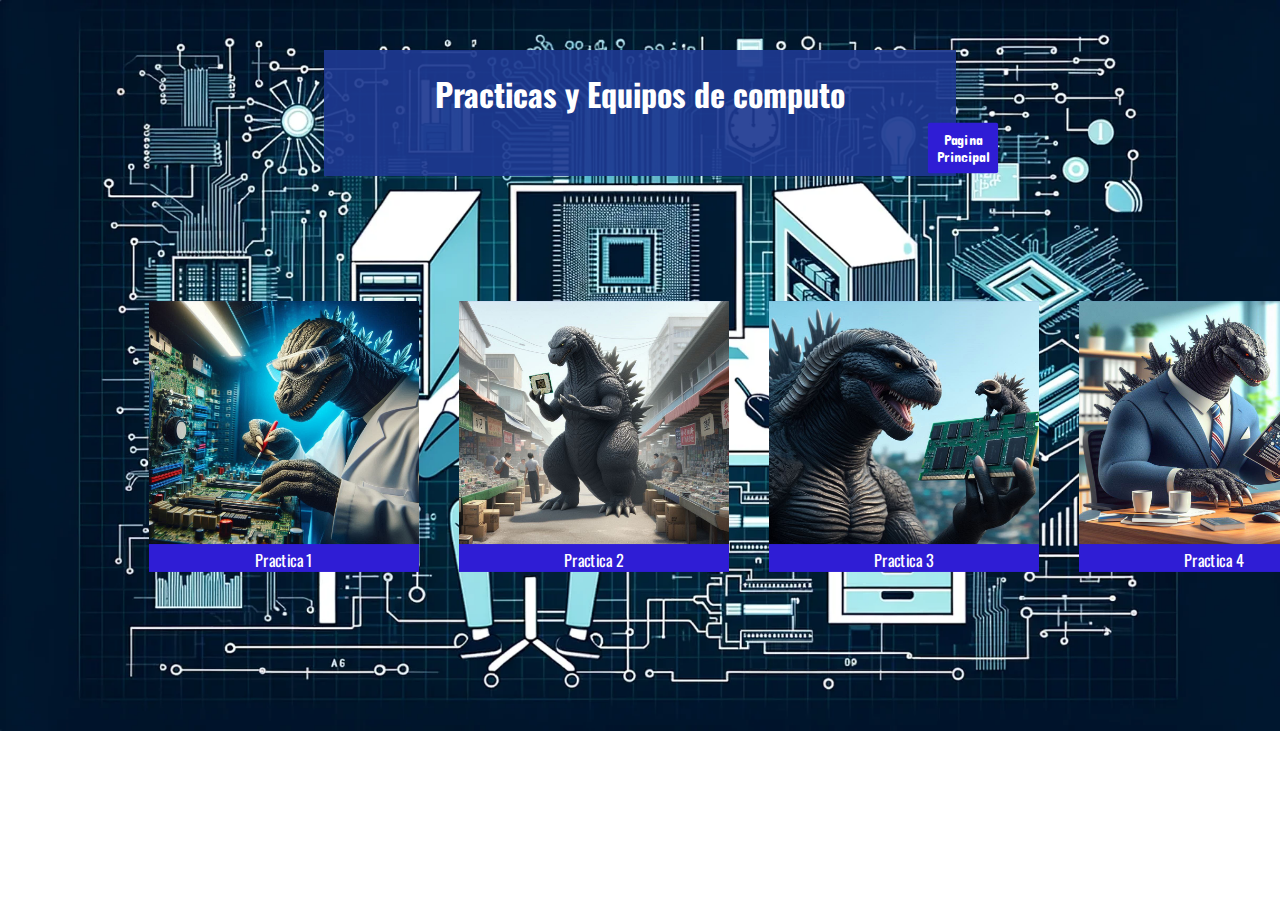
<file: index/Practicas.html>
<!DOCTYPE html>
<html lang="en">

<head>
    <meta charset="UTF-8">
    <meta name="viewport" content="width=device-width, initial-scale=1.0">
    <link rel="shortcut icon" href="../Imagenes/bf6f22fd-761c-4bf5-8243-dfc920f54d49.jpg" type="image/x-icon">
    <link rel="preconnect" href="https://fonts.googleapis.com">
    <link rel="preconnect" href="https://fonts.gstatic.com" crossorigin>
    <link
        href="https://fonts.googleapis.com/css2?family=Concert+One&family=Jersey+15&family=Oswald:wght@200..700&family=Oxygen:wght@300;400;700&display=swap"
        rel="stylesheet">
    <title>Practicas</title>
</head>
<style>
    .titleGeneral {
        width: 50%;
        background-color: rgba(29, 56, 144, 0.923);
        margin: 50px auto;
        position: relative;


    }

    body {
        background-image: url('../Imagenes/Arquitectura-Computadoras.png.webp');
        background-clip: border-box;

        background-attachment: fixed;
        background-repeat: no-repeat;
        background-size: 100%;
        height: auto;
    }

    .contenedorPracticas {
        width: 80%;
        display: grid;
        grid-template-columns: 1fr 1fr 1fr 1fr;
        grid-gap: 10px;
        margin: 100px auto;
        padding: 10px;

    }

    .titleGeneral h1 {
        color: white;
        font-size: 32px;
        padding: 20px;
        font-family: "Oswald", sans-serif;
        text-align: center;
        position: relative;
    }

    #practica1 {
        width: 300px;
        height: 270px;
        grid-column: 1;
        grid-row: 1;
    }

    #practica2 {
        width: 300px;
        height: 270px;
        grid-column: 2;
        grid-row: 1;
    }

    #practica3 {
        width: 300px;
        height: 270px;
        grid-column: 3;
        grid-row: 1;
    }

    #practica4 {
        width: 300px;
        height: 270px;
        grid-column: 4;
        grid-row: 1;
    }

    #practica5 {
        width: 300px;
        height: 270px;
        grid-column: 2;

    }

    a {
        transform: scale(0.9);
        transition: transform 0.8s ease-in-out;
        text-decoration: none;
        color: white;
        background-color: #2f1dd5;
        text-align: center;
        font-size: 18px;
        font-family: "Oswald", sans-serif;
    }

    a:hover {
        transform: scale(1.05);
        transition: transform 0.8s ease-in-out;
        background-color: #0f084f;
    }

    .btn-P {
        position: absolute;
        top: 70px;
        left: 600px;
        display: block;
        background-color: #2f1dd5;
        text-decoration: none;
        padding: 10px;
        border: 0;
        border-radius: 2px;
        transform: scale(0.9);
        transition: transform 0.8s ease-in-out;
    }

    .btn-P a {
        color: #fff;
        font-family: "Concert One", sans-serif;
        font-size: 15px;
    }

    .btn-P:hover {
        transform: scale(1.1);
        transition: transform 0.8s ease-in-out;
        background-color: #0f084f;
    }
</style>

<body>
    <div class="titleGeneral">
        <h1>Practicas y Equipos de computo</h1>
        <label>
            <br><button class="btn-P"> <a href="../index.html">Pagina Principal</a></button>
        </label>
    </div>
    <div class="contenedorPracticas">
        <a href="../reportes/Santiago De la peña martinez.pdf"><img src="../Imagenes/godziii.jpg" alt=""
                id="practica1">Practica 1</a>
        <a href="../reportes/Tra (1).pdf"><img src="../Imagenes/godzi.jpg" alt="" id="practica2">Practica 2</a>
        <a href="../reportes/Tra.pdf"><img src="../Imagenes/godziram.jpg" alt="" id="practica3">Practica 3</a>
        <a href="Practicas.html"><img src="../Imagenes/8bcd64c6-10e1-464c-b0c5-bbd50c73fae7.jpg" alt=""
                id="practica4">Practica 4</a>


    </div>
</body>

</html>
</file>
<file: css/stylesMenu.css>
header {
    text-align: center;
    padding: 20px 0;
    width: 100%;
}

marquee {
    margin: 0 auto;
    color: white;
    font-weight: bold;
    background-color: rgba(25, 7, 91, 0.842);
    width: 50%;
    padding: 20px;
    font-family: "Jersey 15", sans-serif;
    font-weight: 400;
    font-size: 40px;
    font-style: normal;
}

nav ul {
    list-style-type: none;
    padding: 0;
}

nav ul li {
    display: inline-block;
    margin-right: 20px;
    background-color: rgba(64, 64, 64, 0.8);

    width: 300px;
    border-radius: 5px;
    overflow: auto;
    word-wrap: break-word;
    transition: transform 0.3s ease;
    font: 'M PLUS 1p';
    vertical-align: top;
}

nav ul li:hover {
    transform: scale(1.05);
}

nav ul li a {
    text-decoration: none;
    color: white;
}

nav ul li img {
    width: 100%;
    height: auto;
    border-top-left-radius: 5px;
    border-top-right-radius: 5px;
}

body {
    background-image: url('../Imagenes/7db3f86e-287d-453c-a99d-e0f80878b75e.jpg');
    background-clip: border-box;
    backdrop-filter: blur(3px);
    background-attachment: fixed;
    background-repeat: no-repeat;
    background-size: 100%;
}
</file>
<file: css/styleU1.css>
* {
    padding: 0;
    margin: 0;
    box-sizing: border-box;
}

body {
    background-image: url('../Imagenes/Arquitectura-Computadoras.png.webp');
    background-clip: border-box;
    backdrop-filter: blur(3px);
    background-attachment: fixed;
    background-repeat: no-repeat;
    background-size: 100%;
}

a {
    text-decoration: none;
    font-family: "Concert One", sans-serif;
    
}

p {
    color: #fff;
    line-height: 1.5;
    font-family: "Oxygen", sans-serif;
    font-size: 16px;
    text-align: justify;
    
}

li {
    color: #fff;
    margin-top: 5px;
    font-family: "Oxygen", sans-serif;
    font-size: 16px;
    list-style: none;
    text-align: justify;
}

h2 {
    color: #fff;
    margin-bottom: 5px;
    font-size: 28px;
    font-family: "Concert One", sans-serif;
    font-weight: 300;
    background-color: rgba(36, 33, 172, 0.845);
    padding: 15px;
    width: 700px;
    border-radius: 5px;
}

h3 {
    font-size: 20px;
    color: #fff;
    line-height: 1.2;
    font-family: "Concert One", sans-serif;
    font-weight: 200;
}

.titleGeneral {
    width: 50%;
    background-color: rgba(29, 56, 144, 0.923);
    margin: 0 auto;
    position: relative;
    top: 100px;
    left: 30px;

}

.titleGeneral h1 {
    color: white;
    font-size: 32px;
    padding: 20px;
    font-family: "Oswald", sans-serif;
    left: 60px;
    top: 20px;
    position: relative;
}

.titleGeneral2 {
    width: 90%;
    background-color: rgba(29, 56, 144, 0.923);
    margin: 0 auto;
    position: relative;
    top: 100px;
    left: 30px;

}

.titleGeneral2 h1 {
    color: white;
    font-size: 32px;
    padding: 20px;
    font-family: "Oswald", sans-serif;
    left: 60px;
    top: 20px;
    position: relative;
}

.contenedorMain {
    width: 70%;
    position: relative;

    top: 150px;
    left: 390px;
    display: block;
    padding: 15px;
}

.contenedorMain main {
    width: 100%;
    position: relative;

}

article {
    background-color: rgba(34, 84, 172, 0.929);
    padding: 15px;
    height: auto;
    margin: 20px 0;
    border-radius: 4px;
}

img {
    border-radius: 4px;
}

#cpu {
    width: 370px;
    height: 250px;
    float: right;
    margin: 15px;
}

#risc {
    width: 250px;
    height: 180px;
    float: right;
    margin: 0 15px;
}

#cisc {
    float: left;
    width: 230px;
    height: 180px;
    margin: 5px 15px;
}

#Alu {
    float: right;
    width: 300px;
    height: 220px;
    margin: 5px 15px;
}



.Temario {
    position: absolute;
    top: 360px;
    display: block;

}

.Temario a {
    display: block;
    text-align: left;
    text-decoration: none;
    font-size: 20px;
    color: #fff;
    line-height: 3.2;
    padding: 10px;
    width: 80%;
    transform: scale(0.9);
    transition: transform 0.8s ease-in-out;

}

.Temario a:hover {
    background-color: #0f0c29;
    transform: scale(1.0);
    transition: transform 0.8s ease-in-out;
    font-style: bold;
    font-size: large;
    color:white;
}

.titleTema {
    position: absolute;
    top: 300px;
    left: 30px;
    background-color: rgba(29, 56, 144, 0.923);
    width: 20%;
}

.titleTema h4 {
    font-size: 32px;
    font-family: "Oswald", sans-serif;
    padding: 5px 10px;
    text-align: center;
    color: #fff;
}

.btn-home {
    position: absolute;
    top: 15px;
    left: 600px;
    display: block;
    background-color: #2f1dd5;
    text-decoration: none;
    padding: 10px;
    border: 0;
    border-radius: 2px;
    transform: scale(0.9);
    transition: transform 0.8s ease-in-out;
}

.btn-home2 {
    position: absolute;
    top: 70px;
    left: 600px;
    display: block;
    background-color: #2f1dd5;
    text-decoration: none;
    padding: 10px;
    border: 0;
    border-radius: 2px;
    transform: scale(0.9);
    transition: transform 0.8s ease-in-out;
}

.btn-home a,
.btn-home2 a {
    color: #fff;
    font-family: "Concert One", sans-serif;
    font-size: 15px;
}

.btn-home:hover,
.btn-home2:hover {
    transform: scale(1.1);
    transition: transform 0.8s ease-in-out;background-color: #0f084f;
}




.btn-homeU {
    position: absolute;
    top: 10px;
    left: 1000px;
    display: block;
    background-color: #2f1dd5;
    text-decoration: none;
    padding: 10px;
    border: 0;
    border-radius: 2px;
    transform: scale(0.9);
    transition: transform 0.8s ease-in-out;
}

.btn-homeU2 {
    position: absolute;
    top: 60px;
    left: 1000px;
    display: block;
    background-color: #2f1dd5;
    text-decoration: none;
    padding: 10px;
    border: 0;
    border-radius: 2px;
    transform: scale(0.9);
    transition: transform 0.8s ease-in-out;
}

.btn-homeU a,
.btn-homeU2 a {
    color: #fff;
    font-family: "Concert One", sans-serif;
    font-size: 15px;
}

.btn-homeU:hover,
.btn-homeU2:hover {
    transform: scale(1.1);
    transition: transform 0.8s ease-in-out;
    background-color: #0f084f;
}


.btn-homeU4 {
    position: absolute;
    top: 125px;
    left: 580px;
    display: block;
    background-color: #2f1dd5;
    text-decoration: none;
    padding: 10px;
    border: 0;
    border-radius: 2px;
    transform: scale(0.9);
    transition: transform 0.8s ease-in-out;
}

.btn-home4 {
    position: absolute;
    top: 125px;
    left: 500px;
    display: block;
    background-color: #2f1dd5;
    text-decoration: none;
    padding: 10px;
    border: 0;
    border-radius: 2px;
    transform: scale(0.9);
    transition: transform 0.8s ease-in-out;
}

.btn-homeU4 a,
.btn-home4 a {
    color: #fff;
    font-family: "Concert One", sans-serif;
    font-size: 15px;
}

.btn-homeU4:hover,
.btn-home4:hover {
    transform: scale(1.1);
    transition: transform 0.8s ease-in-out;
    background-color: #0f084f;
}



.btn-homeU3 {
    position: absolute;
    top: 10px;
    left: 1100px;
    display: block;
    background-color: #2f1dd5;
    text-decoration: none;
    padding: 10px;
    border: 0;
    border-radius: 2px;
    transform: scale(0.9);
    transition: transform 0.8s ease-in-out;
}

.btn-home3 {
    position: absolute;
    top: 60px;
    left: 1100px;
    display: block;
    background-color: #2f1dd5;
    text-decoration: none;
    padding: 10px;
    border: 0;
    border-radius: 2px;
    transform: scale(0.9);
    transition: transform 0.8s ease-in-out;
}

.btn-homeU3 a,
.btn-home3 a {
    color: #fff;
    font-family: "Concert One", sans-serif;
    font-size: 15px;
    
}

.btn-homeU3:hover,
.btn-home3:hover {
    transform: scale(1.1);
    background-color: #0f084f;
    transition: transform 0.8s ease-in-out;
    
}
</file>
